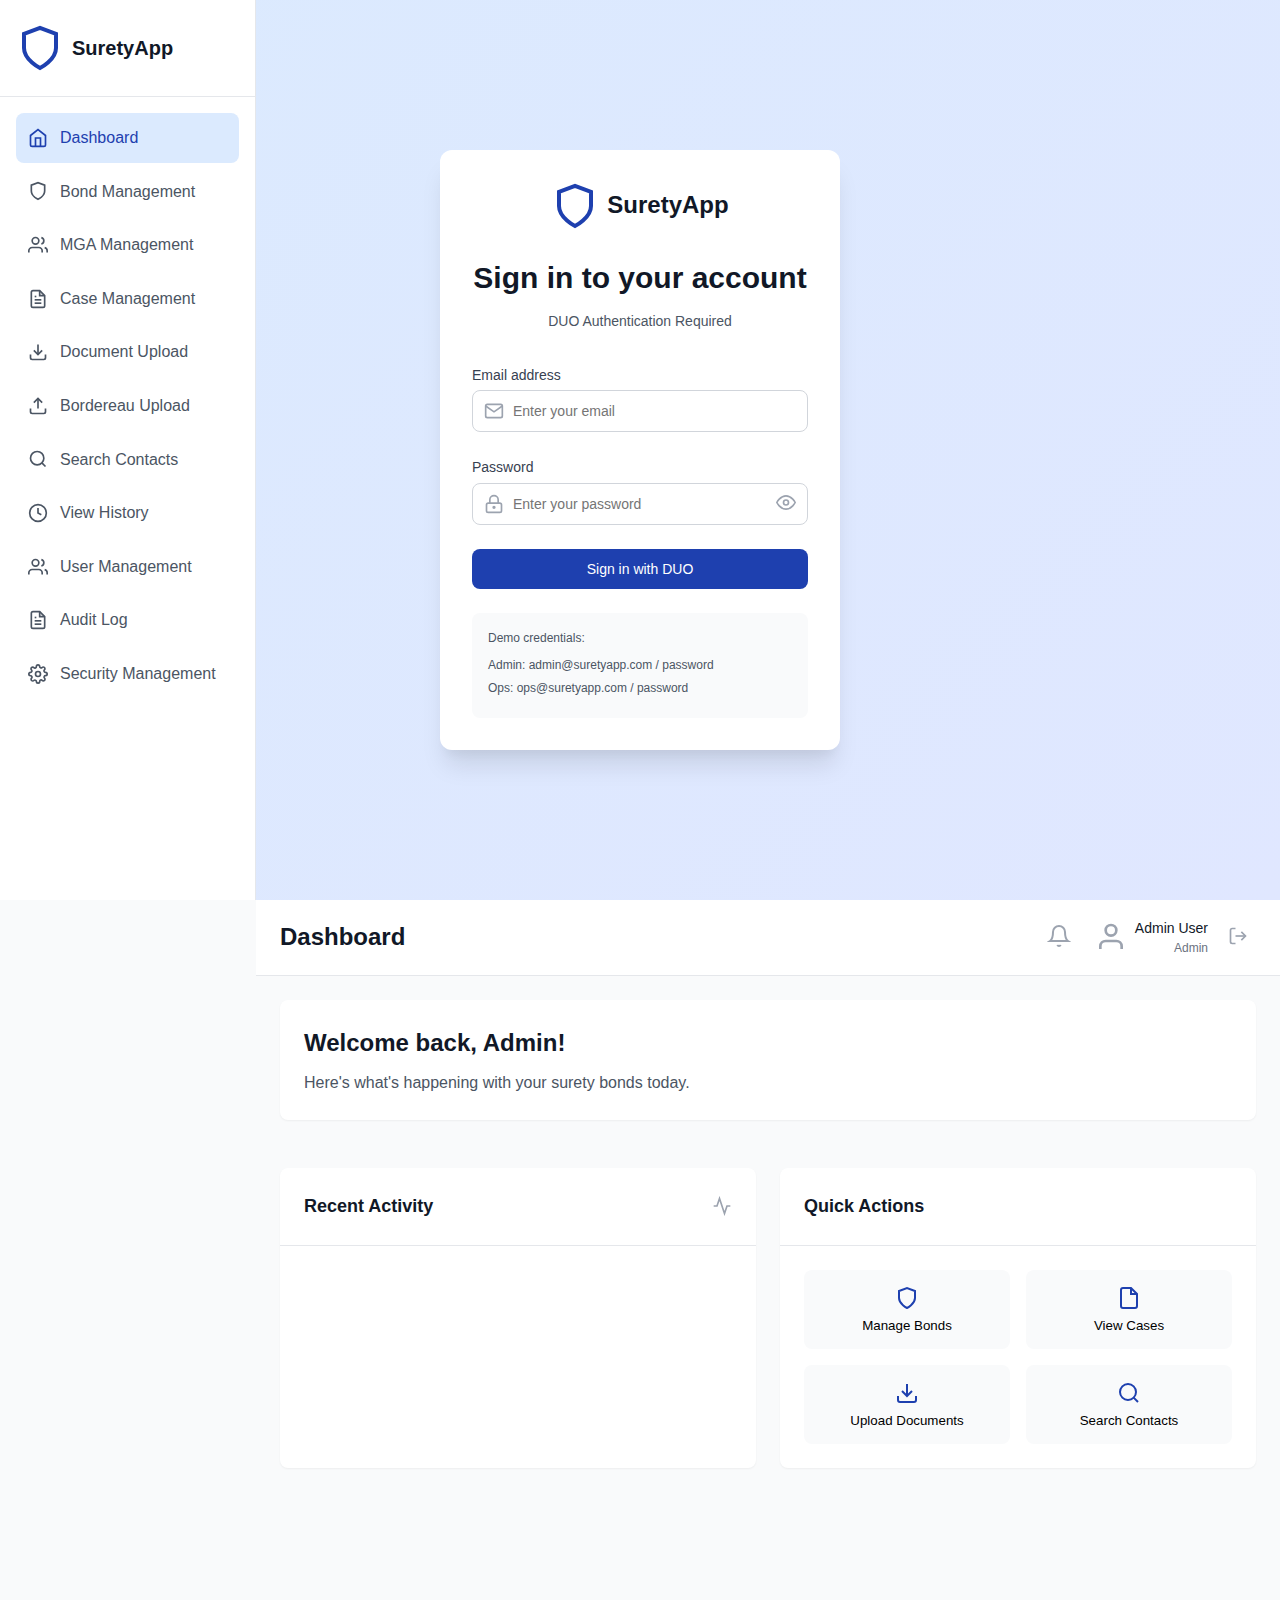
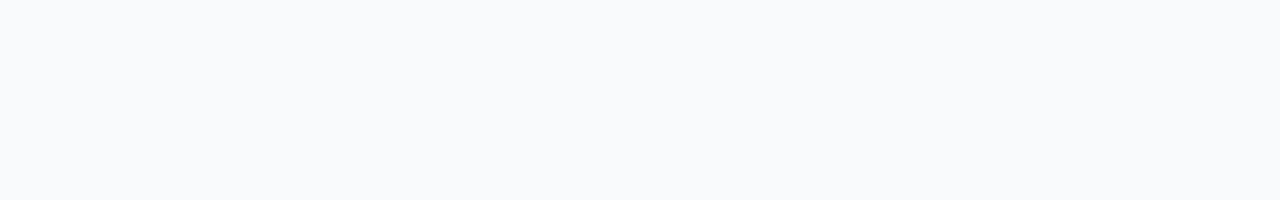
<file: index.html>
<!DOCTYPE html>
<html lang="en">
<head>
    <meta charset="UTF-8">
    <meta name="viewport" content="width=device-width, initial-scale=1.0">
    <title>SuretyApp - Comprehensive Bond Management</title>
    <link rel="stylesheet" href="styles/main.css">
    <link rel="stylesheet" href="styles/components.css">
    <link rel="stylesheet" href="styles/responsive.css">
</head>
<body>
    <!-- Login Page -->
    <div id="loginPage" class="page active">
        <div class="login-container">
            <div class="login-card">
                <div class="login-header">
                    <div class="logo">
                        <svg class="shield-icon" viewBox="0 0 24 24" fill="none" stroke="currentColor" stroke-width="2">
                            <path d="M12 22s8-4 8-10V5l-8-3-8 3v7c0 6 8 10 8 10z"/>
                        </svg>
                        <h1>SuretyApp</h1>
                    </div>
                    <h2>Sign in to your account</h2>
                    <p>DUO Authentication Required</p>
                </div>
                
                <form id="loginForm" class="login-form">
                    <div class="form-group">
                        <label for="email">Email address</label>
                        <div class="input-group">
                            <svg class="input-icon" viewBox="0 0 24 24" fill="none" stroke="currentColor" stroke-width="2">
                                <path d="M4 4h16c1.1 0 2 .9 2 2v12c0 1.1-.9 2-2 2H4c-1.1 0-2-.9-2-2V6c0-1.1.9-2 2-2z"/>
                                <polyline points="22,6 12,13 2,6"/>
                            </svg>
                            <input type="email" id="email" name="email" placeholder="Enter your email" required>
                        </div>
                    </div>
                    
                    <div class="form-group">
                        <label for="password">Password</label>
                        <div class="input-group">
                            <svg class="input-icon" viewBox="0 0 24 24" fill="none" stroke="currentColor" stroke-width="2">
                                <rect x="3" y="11" width="18" height="11" rx="2" ry="2"/>
                                <circle cx="12" cy="16" r="1"/>
                                <path d="M7 11V7a5 5 0 0 1 10 0v4"/>
                            </svg>
                            <input type="password" id="password" name="password" placeholder="Enter your password" required>
                            <button type="button" class="password-toggle" onclick="togglePassword()">
                                <svg id="eyeIcon" viewBox="0 0 24 24" fill="none" stroke="currentColor" stroke-width="2">
                                    <path d="M1 12s4-8 11-8 11 8 11 8-4 8-11 8-11-8-11-8z"/>
                                    <circle cx="12" cy="12" r="3"/>
                                </svg>
                            </button>
                        </div>
                    </div>
                    
                    <div id="loginError" class="error-message" style="display: none;"></div>
                    
                    <button type="submit" class="btn btn-primary btn-full">
                        <span id="loginButtonText">Sign in with DUO</span>
                        <div id="loginSpinner" class="spinner" style="display: none;"></div>
                    </button>
                </form>
                
                <div class="demo-credentials">
                    <p>Demo credentials:</p>
                    <p>Admin: admin@suretyapp.com / password</p>
                    <p>Ops: ops@suretyapp.com / password</p>
                </div>
            </div>
        </div>
    </div>

    <!-- Main Application -->
    <div id="mainApp" class="page">
        <!-- Sidebar -->
        <nav id="sidebar" class="sidebar">
            <div class="sidebar-header">
                <div class="logo">
                    <svg class="shield-icon" viewBox="0 0 24 24" fill="none" stroke="currentColor" stroke-width="2">
                        <path d="M12 22s8-4 8-10V5l-8-3-8 3v7c0 6 8 10 8 10z"/>
                    </svg>
                    <span>SuretyApp</span>
                </div>
            </div>
            
            <ul class="nav-menu" id="navMenu">
                <li><a href="#" onclick="showPage('dashboard')" class="nav-link active" data-page="dashboard">
                    <svg viewBox="0 0 24 24" fill="none" stroke="currentColor" stroke-width="2">
                        <path d="M3 9l9-7 9 7v11a2 2 0 0 1-2 2H5a2 2 0 0 1-2-2z"/>
                        <polyline points="9,22 9,12 15,12 15,22"/>
                    </svg>
                    Dashboard
                </a></li>
                <li><a href="#" onclick="showPage('bonds')" class="nav-link" data-page="bonds">
                    <svg viewBox="0 0 24 24" fill="none" stroke="currentColor" stroke-width="2">
                        <path d="M12 22s8-4 8-10V5l-8-3-8 3v7c0 6 8 10 8 10z"/>
                    </svg>
                    Bond Management
                </a></li>
                <li><a href="#" onclick="showPage('mgas')" class="nav-link" data-page="mgas">
                    <svg viewBox="0 0 24 24" fill="none" stroke="currentColor" stroke-width="2">
                        <path d="M17 21v-2a4 4 0 0 0-4-4H5a4 4 0 0 0-4 4v2"/>
                        <circle cx="9" cy="7" r="4"/>
                        <path d="M23 21v-2a4 4 0 0 0-3-3.87"/>
                        <path d="M16 3.13a4 4 0 0 1 0 7.75"/>
                    </svg>
                    MGA Management
                </a></li>
                <li><a href="#" onclick="showPage('cases')" class="nav-link" data-page="cases">
                    <svg viewBox="0 0 24 24" fill="none" stroke="currentColor" stroke-width="2">
                        <path d="M14 2H6a2 2 0 0 0-2 2v16a2 2 0 0 0 2 2h12a2 2 0 0 0 2-2V8z"/>
                        <polyline points="14,2 14,8 20,8"/>
                        <line x1="16" y1="13" x2="8" y2="13"/>
                        <line x1="16" y1="17" x2="8" y2="17"/>
                        <polyline points="10,9 9,9 8,9"/>
                    </svg>
                    Case Management
                </a></li>
                <li><a href="#" onclick="showPage('documents')" class="nav-link" data-page="documents">
                    <svg viewBox="0 0 24 24" fill="none" stroke="currentColor" stroke-width="2">
                        <path d="M21 15v4a2 2 0 0 1-2 2H5a2 2 0 0 1-2-2v-4"/>
                        <polyline points="7,10 12,15 17,10"/>
                        <line x1="12" y1="15" x2="12" y2="3"/>
                    </svg>
                    Document Upload
                </a></li>
                <li><a href="#" onclick="showPage('bordereau')" class="nav-link" data-page="bordereau">
                    <svg viewBox="0 0 24 24" fill="none" stroke="currentColor" stroke-width="2">
                        <path d="M21 15v4a2 2 0 0 1-2 2H5a2 2 0 0 1-2-2v-4"/>
                        <polyline points="17,8 12,3 7,8"/>
                        <line x1="12" y1="3" x2="12" y2="15"/>
                    </svg>
                    Bordereau Upload
                </a></li>
                <li><a href="#" onclick="showPage('contacts')" class="nav-link" data-page="contacts">
                    <svg viewBox="0 0 24 24" fill="none" stroke="currentColor" stroke-width="2">
                        <circle cx="11" cy="11" r="8"/>
                        <path d="M21 21l-4.35-4.35"/>
                    </svg>
                    Search Contacts
                </a></li>
                <li><a href="#" onclick="showPage('history')" class="nav-link" data-page="history">
                    <svg viewBox="0 0 24 24" fill="none" stroke="currentColor" stroke-width="2">
                        <circle cx="12" cy="12" r="10"/>
                        <polyline points="12,6 12,12 16,14"/>
                    </svg>
                    View History
                </a></li>
                <li><a href="#" onclick="showPage('users')" class="nav-link" data-page="users">
                    <svg viewBox="0 0 24 24" fill="none" stroke="currentColor" stroke-width="2">
                        <path d="M17 21v-2a4 4 0 0 0-4-4H5a4 4 0 0 0-4 4v2"/>
                        <circle cx="9" cy="7" r="4"/>
                        <path d="M23 21v-2a4 4 0 0 0-3-3.87"/>
                        <path d="M16 3.13a4 4 0 0 1 0 7.75"/>
                    </svg>
                    User Management
                </a></li>
                <li><a href="#" onclick="showPage('audit')" class="nav-link" data-page="audit">
                    <svg viewBox="0 0 24 24" fill="none" stroke="currentColor" stroke-width="2">
                        <path d="M14 2H6a2 2 0 0 0-2 2v16a2 2 0 0 0 2 2h12a2 2 0 0 0 2-2V8z"/>
                        <polyline points="14,2 14,8 20,8"/>
                        <line x1="16" y1="13" x2="8" y2="13"/>
                        <line x1="16" y1="17" x2="8" y2="17"/>
                        <polyline points="10,9 9,9 8,9"/>
                    </svg>
                    Audit Log
                </a></li>
                <li><a href="#" onclick="showPage('security')" class="nav-link" data-page="security">
                    <svg viewBox="0 0 24 24" fill="none" stroke="currentColor" stroke-width="2">
                        <circle cx="12" cy="12" r="3"/>
                        <path d="M19.4 15a1.65 1.65 0 0 0 .33 1.82l.06.06a2 2 0 0 1 0 2.83 2 2 0 0 1-2.83 0l-.06-.06a1.65 1.65 0 0 0-1.82-.33 1.65 1.65 0 0 0-1 1.51V21a2 2 0 0 1-2 2 2 2 0 0 1-2-2v-.09A1.65 1.65 0 0 0 9 19.4a1.65 1.65 0 0 0-1.82.33l-.06.06a2 2 0 0 1-2.83 0 2 2 0 0 1 0-2.83l.06-.06a1.65 1.65 0 0 0 .33-1.82 1.65 1.65 0 0 0-1.51-1H3a2 2 0 0 1-2-2 2 2 0 0 1 2-2h.09A1.65 1.65 0 0 0 4.6 9a1.65 1.65 0 0 0-.33-1.82l-.06-.06a2 2 0 0 1 0-2.83 2 2 0 0 1 2.83 0l.06.06a1.65 1.65 0 0 0 1.82.33H9a1.65 1.65 0 0 0 1-1.51V3a2 2 0 0 1 2-2 2 2 0 0 1 2 2v.09a1.65 1.65 0 0 0 1 1.51 1.65 1.65 0 0 0 1.82-.33l.06-.06a2 2 0 0 1 2.83 0 2 2 0 0 1 0 2.83l-.06.06a1.65 1.65 0 0 0-.33 1.82V9a1.65 1.65 0 0 0 1.51 1H21a2 2 0 0 1 2 2 2 2 0 0 1-2 2h-.09a1.65 1.65 0 0 0-1.51 1z"/>
                    </svg>
                    Security Management
                </a></li>
            </ul>
        </nav>

        <!-- Main Content -->
        <div class="main-content">
            <!-- Header -->
            <header class="header">
                <div class="header-left">
                    <button class="mobile-menu-btn" onclick="toggleSidebar()">
                        <svg viewBox="0 0 24 24" fill="none" stroke="currentColor" stroke-width="2">
                            <line x1="3" y1="6" x2="21" y2="6"/>
                            <line x1="3" y1="12" x2="21" y2="12"/>
                            <line x1="3" y1="18" x2="21" y2="18"/>
                        </svg>
                    </button>
                    <h1 id="pageTitle">Dashboard</h1>
                </div>
                
                <div class="header-right">
                    <button class="notification-btn">
                        <svg viewBox="0 0 24 24" fill="none" stroke="currentColor" stroke-width="2">
                            <path d="M18 8A6 6 0 0 0 6 8c0 7-3 9-3 9h18s-3-2-3-9"/>
                            <path d="M13.73 21a2 2 0 0 1-3.46 0"/>
                        </svg>
                    </button>
                    
                    <div class="user-menu">
                        <div class="user-info">
                            <svg class="user-avatar" viewBox="0 0 24 24" fill="none" stroke="currentColor" stroke-width="2">
                                <path d="M20 21v-2a4 4 0 0 0-4-4H8a4 4 0 0 0-4 4v2"/>
                                <circle cx="12" cy="7" r="4"/>
                            </svg>
                            <div class="user-details">
                                <span id="userName">Admin User</span>
                                <span id="userRole">admin</span>
                            </div>
                        </div>
                        <button class="logout-btn" onclick="logout()">
                            <svg viewBox="0 0 24 24" fill="none" stroke="currentColor" stroke-width="2">
                                <path d="M9 21H5a2 2 0 0 1-2-2V5a2 2 0 0 1 2-2h4"/>
                                <polyline points="16,17 21,12 16,7"/>
                                <line x1="21" y1="12" x2="9" y2="12"/>
                            </svg>
                        </button>
                    </div>
                </div>
            </header>

            <!-- Page Content -->
            <main class="content" id="pageContent">
                <!-- Dashboard Content -->
                <div id="dashboardContent" class="page-content active">
                    <div class="welcome-card">
                        <h2>Welcome back, <span id="welcomeUserName">Admin</span>!</h2>
                        <p>Here's what's happening with your surety bonds today.</p>
                    </div>
                    
                    <div class="stats-grid" id="statsGrid">
                        <!-- Stats cards will be populated by JavaScript -->
                    </div>
                    
                    <div class="dashboard-grid">
                        <div class="card">
                            <div class="card-header">
                                <h3>Recent Activity</h3>
                                <svg viewBox="0 0 24 24" fill="none" stroke="currentColor" stroke-width="2">
                                    <polyline points="22,12 18,12 15,21 9,3 6,12 2,12"/>
                                </svg>
                            </div>
                            <div class="card-content">
                                <div id="recentActivity" class="activity-list">
                                    <!-- Activity items will be populated by JavaScript -->
                                </div>
                            </div>
                        </div>
                        
                        <div class="card">
                            <div class="card-header">
                                <h3>Quick Actions</h3>
                            </div>
                            <div class="card-content">
                                <div class="quick-actions">
                                    <button class="quick-action-btn" onclick="showPage('bonds')">
                                        <svg viewBox="0 0 24 24" fill="none" stroke="currentColor" stroke-width="2">
                                            <path d="M12 22s8-4 8-10V5l-8-3-8 3v7c0 6 8 10 8 10z"/>
                                        </svg>
                                        Manage Bonds
                                    </button>
                                    <button class="quick-action-btn" onclick="showPage('cases')">
                                        <svg viewBox="0 0 24 24" fill="none" stroke="currentColor" stroke-width="2">
                                            <path d="M14 2H6a2 2 0 0 0-2 2v16a2 2 0 0 0 2 2h12a2 2 0 0 0 2-2V8z"/>
                                            <polyline points="14,2 14,8 20,8"/>
                                        </svg>
                                        View Cases
                                    </button>
                                    <button class="quick-action-btn" onclick="showPage('documents')">
                                        <svg viewBox="0 0 24 24" fill="none" stroke="currentColor" stroke-width="2">
                                            <path d="M21 15v4a2 2 0 0 1-2 2H5a2 2 0 0 1-2-2v-4"/>
                                            <polyline points="7,10 12,15 17,10"/>
                                            <line x1="12" y1="15" x2="12" y2="3"/>
                                        </svg>
                                        Upload Documents
                                    </button>
                                    <button class="quick-action-btn" onclick="showPage('contacts')">
                                        <svg viewBox="0 0 24 24" fill="none" stroke="currentColor" stroke-width="2">
                                            <circle cx="11" cy="11" r="8"/>
                                            <path d="M21 21l-4.35-4.35"/>
                                        </svg>
                                        Search Contacts
                                    </button>
                                </div>
                            </div>
                        </div>
                    </div>
                </div>

                <!-- Bond Management Content -->
                <div id="bondsContent" class="page-content">
                    <div class="page-header">
                        <div class="page-header-left">
                            <h2>Bond Management</h2>
                            <p>Manage and track surety bonds</p>
                        </div>
                        <button class="btn btn-primary" onclick="openBondModal()">
                            <svg viewBox="0 0 24 24" fill="none" stroke="currentColor" stroke-width="2">
                                <line x1="12" y1="5" x2="12" y2="19"/>
                                <line x1="5" y1="12" x2="19" y2="12"/>
                            </svg>
                            Add Bond
                        </button>
                    </div>
                    
                    <div class="filters-card">
                        <div class="filters">
                            <div class="search-box">
                                <svg class="search-icon" viewBox="0 0 24 24" fill="none" stroke="currentColor" stroke-width="2">
                                    <circle cx="11" cy="11" r="8"/>
                                    <path d="M21 21l-4.35-4.35"/>
                                </svg>
                                <input type="text" id="bondSearch" placeholder="Search bonds..." oninput="filterBonds()">
                            </div>
                            <select id="bondStatusFilter" onchange="filterBonds()">
                                <option value="all">All Status</option>
                                <option value="active">Active</option>
                                <option value="expired">Expired</option>
                                <option value="pending">Pending</option>
                                <option value="cancelled">Cancelled</option>
                            </select>
                        </div>
                    </div>
                    
                    <div class="table-card">
                        <div class="table-container">
                            <table class="data-table">
                                <thead>
                                    <tr>
                                        <th>Bond Number</th>
                                        <th>Principal</th>
                                        <th>Obligee</th>
                                        <th>Bond Amount</th>
                                        <th>Premium</th>
                                        <th>Status</th>
                                        <th>MGA</th>
                                        <th>Actions</th>
                                    </tr>
                                </thead>
                                <tbody id="bondsTableBody">
                                    <!-- Table rows will be populated by JavaScript -->
                                </tbody>
                            </table>
                        </div>
                    </div>
                </div>

                <!-- Other page contents will be added here -->
                <div id="mgasContent" class="page-content">
                    <div class="page-header">
                        <div class="page-header-left">
                            <h2>MGA Management</h2>
                            <p>Manage Managing General Agents</p>
                        </div>
                        <button class="btn btn-primary" onclick="openMGAModal()">
                            <svg viewBox="0 0 24 24" fill="none" stroke="currentColor" stroke-width="2">
                                <line x1="12" y1="5" x2="12" y2="19"/>
                                <line x1="5" y1="12" x2="19" y2="12"/>
                            </svg>
                            Add MGA
                        </button>
                    </div>
                    
                    <div class="table-card">
                        <div class="table-container">
                            <table class="data-table">
                                <thead>
                                    <tr>
                                        <th>Name</th>
                                        <th>Code</th>
                                        <th>Contact Person</th>
                                        <th>Email</th>
                                        <th>Phone</th>
                                        <th>Location</th>
                                        <th>Status</th>
                                        <th>Actions</th>
                                    </tr>
                                </thead>
                                <tbody id="mgasTableBody">
                                    <!-- Table rows will be populated by JavaScript -->
                                </tbody>
                            </table>
                        </div>
                    </div>
                </div>

                <!-- Placeholder content for other pages -->
                <div id="casesContent" class="page-content">
                    <div class="coming-soon">
                        <h2>Case Management</h2>
                        <p>Coming Soon</p>
                    </div>
                </div>

                <div id="documentsContent" class="page-content">
                    <div class="coming-soon">
                        <h2>Document Upload</h2>
                        <p>Coming Soon</p>
                    </div>
                </div>

                <div id="bordereauContent" class="page-content">
                    <div class="coming-soon">
                        <h2>Bordereau Upload</h2>
                        <p>Coming Soon</p>
                    </div>
                </div>

                <div id="contactsContent" class="page-content">
                    <div class="coming-soon">
                        <h2>Contact Search</h2>
                        <p>Coming Soon</p>
                    </div>
                </div>

                <div id="historyContent" class="page-content">
                    <div class="coming-soon">
                        <h2>View History</h2>
                        <p>Coming Soon</p>
                    </div>
                </div>

                <div id="usersContent" class="page-content">
                    <div class="coming-soon">
                        <h2>User Management</h2>
                        <p>Coming Soon</p>
                    </div>
                </div>

                <div id="auditContent" class="page-content">
                    <div class="coming-soon">
                        <h2>Audit Log</h2>
                        <p>Coming Soon</p>
                    </div>
                </div>

                <div id="securityContent" class="page-content">
                    <div class="coming-soon">
                        <h2>Security Management</h2>
                        <p>Coming Soon</p>
                    </div>
                </div>
            </main>
        </div>
    </div>

    <!-- Bond Modal -->
    <div id="bondModal" class="modal">
        <div class="modal-content">
            <div class="modal-header">
                <h3 id="bondModalTitle">Add New Bond</h3>
                <button class="modal-close" onclick="closeBondModal()">
                    <svg viewBox="0 0 24 24" fill="none" stroke="currentColor" stroke-width="2">
                        <line x1="18" y1="6" x2="6" y2="18"/>
                        <line x1="6" y1="6" x2="18" y2="18"/>
                    </svg>
                </button>
            </div>
            <form id="bondForm" class="modal-form">
                <div class="form-grid">
                    <div class="form-group">
                        <label for="bondNumber">Bond Number</label>
                        <input type="text" id="bondNumber" name="bondNumber" required>
                    </div>
                    <div class="form-group">
                        <label for="mgaSelect">MGA</label>
                        <select id="mgaSelect" name="mgaId" required>
                            <option value="">Select MGA</option>
                        </select>
                    </div>
                </div>
                
                <div class="form-group">
                    <label for="principal">Principal</label>
                    <input type="text" id="principal" name="principal" required>
                </div>
                
                <div class="form-group">
                    <label for="obligee">Obligee</label>
                    <input type="text" id="obligee" name="obligee" required>
                </div>
                
                <div class="form-grid">
                    <div class="form-group">
                        <label for="bondAmount">Bond Amount</label>
                        <input type="number" id="bondAmount" name="bondAmount" required>
                    </div>
                    <div class="form-group">
                        <label for="premium">Premium</label>
                        <input type="number" id="premium" name="premium" required>
                    </div>
                </div>
                
                <div class="form-grid">
                    <div class="form-group">
                        <label for="effectiveDate">Effective Date</label>
                        <input type="date" id="effectiveDate" name="effectiveDate" required>
                    </div>
                    <div class="form-group">
                        <label for="expirationDate">Expiration Date</label>
                        <input type="date" id="expirationDate" name="expirationDate" required>
                    </div>
                </div>
                
                <div class="form-group">
                    <label for="bondStatus">Status</label>
                    <select id="bondStatus" name="status">
                        <option value="active">Active</option>
                        <option value="expired">Expired</option>
                        <option value="pending">Pending</option>
                        <option value="cancelled">Cancelled</option>
                    </select>
                </div>
                
                <div class="modal-actions">
                    <button type="button" class="btn btn-secondary" onclick="closeBondModal()">Cancel</button>
                    <button type="submit" class="btn btn-primary">
                        <span id="bondSubmitText">Create Bond</span>
                    </button>
                </div>
            </form>
        </div>
    </div>

    <!-- MGA Modal -->
    <div id="mgaModal" class="modal">
        <div class="modal-content">
            <div class="modal-header">
                <h3 id="mgaModalTitle">Add New MGA</h3>
                <button class="modal-close" onclick="closeMGAModal()">
                    <svg viewBox="0 0 24 24" fill="none" stroke="currentColor" stroke-width="2">
                        <line x1="18" y1="6" x2="6" y2="18"/>
                        <line x1="6" y1="6" x2="18" y2="18"/>
                    </svg>
                </button>
            </div>
            <form id="mgaForm" class="modal-form">
                <div class="form-grid">
                    <div class="form-group">
                        <label for="mgaName">Name</label>
                        <input type="text" id="mgaName" name="name" required>
                    </div>
                    <div class="form-group">
                        <label for="mgaCode">Code</label>
                        <input type="text" id="mgaCode" name="code" required>
                    </div>
                </div>
                
                <div class="form-grid">
                    <div class="form-group">
                        <label for="contactPerson">Contact Person</label>
                        <input type="text" id="contactPerson" name="contactPerson" required>
                    </div>
                    <div class="form-group">
                        <label for="mgaEmail">Email</label>
                        <input type="email" id="mgaEmail" name="email" required>
                    </div>
                </div>
                
                <div class="form-group">
                    <label for="mgaPhone">Phone</label>
                    <input type="tel" id="mgaPhone" name="phone" required>
                </div>
                
                <div class="form-group">
                    <label for="mgaAddress">Address</label>
                    <input type="text" id="mgaAddress" name="address" required>
                </div>
                
                <div class="form-grid">
                    <div class="form-group">
                        <label for="mgaCity">City</label>
                        <input type="text" id="mgaCity" name="city" required>
                    </div>
                    <div class="form-group">
                        <label for="mgaState">State</label>
                        <input type="text" id="mgaState" name="state" required>
                    </div>
                    <div class="form-group">
                        <label for="mgaZipCode">Zip Code</label>
                        <input type="text" id="mgaZipCode" name="zipCode" required>
                    </div>
                </div>
                
                <div class="modal-actions">
                    <button type="button" class="btn btn-secondary" onclick="closeMGAModal()">Cancel</button>
                    <button type="submit" class="btn btn-primary">
                        <span id="mgaSubmitText">Create MGA</span>
                    </button>
                </div>
            </form>
        </div>
    </div>

    <script src="js/database.js"></script>
    <script src="js/auth.js"></script>
    <script src="js/app.js"></script>
    <script src="js/bonds.js"></script>
    <script src="js/mgas.js"></script>
</body>
</html>
</file>
<file: styles/components.css>
/* Filters Card */
.filters-card {
    background-color: var(--white);
    border-radius: var(--border-radius);
    box-shadow: var(--shadow-sm);
    padding: 1.5rem;
    margin-bottom: 1.5rem;
}

.filters {
    display: flex;
    gap: 1rem;
    align-items: center;
}

.search-box {
    position: relative;
    flex: 1;
}

.search-icon {
    position: absolute;
    left: 0.75rem;
    top: 50%;
    transform: translateY(-50%);
    width: 1rem;
    height: 1rem;
    color: var(--gray-400);
}

.search-box input {
    width: 100%;
    padding: 0.75rem 0.75rem 0.75rem 2.5rem;
    border: 1px solid var(--gray-300);
    border-radius: var(--border-radius);
    font-size: 0.875rem;
    transition: var(--transition);
}

.search-box input:focus {
    outline: none;
    border-color: var(--primary-color);
    box-shadow: 0 0 0 3px rgba(30, 64, 175, 0.1);
}

.filters select {
    padding: 0.75rem;
    border: 1px solid var(--gray-300);
    border-radius: var(--border-radius);
    font-size: 0.875rem;
    background-color: var(--white);
    cursor: pointer;
    transition: var(--transition);
}

.filters select:focus {
    outline: none;
    border-color: var(--primary-color);
    box-shadow: 0 0 0 3px rgba(30, 64, 175, 0.1);
}

/* Table Card */
.table-card {
    background-color: var(--white);
    border-radius: var(--border-radius);
    box-shadow: var(--shadow-sm);
    overflow: hidden;
}

.table-container {
    overflow-x: auto;
}

.data-table {
    width: 100%;
    border-collapse: collapse;
}

.data-table th {
    background-color: var(--gray-50);
    padding: 0.75rem 1.5rem;
    text-align: left;
    font-size: 0.75rem;
    font-weight: 500;
    color: var(--gray-500);
    text-transform: uppercase;
    letter-spacing: 0.05em;
    border-bottom: 1px solid var(--gray-200);
}

.data-table td {
    padding: 1rem 1.5rem;
    border-bottom: 1px solid var(--gray-200);
    font-size: 0.875rem;
    color: var(--gray-900);
}

.data-table tr:hover {
    background-color: var(--gray-50);
}

.data-table tr:last-child td {
    border-bottom: none;
}

/* Status Badges */
.status-badge {
    display: inline-flex;
    align-items: center;
    padding: 0.25rem 0.5rem;
    border-radius: 9999px;
    font-size: 0.75rem;
    font-weight: 600;
    text-transform: capitalize;
}

.status-badge.active {
    background-color: #d1fae5;
    color: #065f46;
}

.status-badge.expired {
    background-color: #fee2e2;
    color: #991b1b;
}

.status-badge.pending {
    background-color: #fef3c7;
    color: #92400e;
}

.status-badge.cancelled {
    background-color: var(--gray-100);
    color: var(--gray-800);
}

/* Action Buttons */
.action-buttons {
    display: flex;
    gap: 0.5rem;
}

.action-btn {
    padding: 0.5rem;
    background: none;
    border: none;
    border-radius: var(--border-radius);
    cursor: pointer;
    transition: var(--transition);
    display: flex;
    align-items: center;
    justify-content: center;
}

.action-btn:hover {
    background-color: var(--gray-100);
}

.action-btn.edit {
    color: var(--primary-color);
}

.action-btn.delete {
    color: var(--error-color);
}

.action-btn svg {
    width: 1rem;
    height: 1rem;
}

/* Modal Styles */
.modal {
    display: none;
    position: fixed;
    top: 0;
    left: 0;
    width: 100%;
    height: 100%;
    background-color: rgba(0, 0, 0, 0.5);
    z-index: 50;
    align-items: center;
    justify-content: center;
    padding: 1rem;
}

.modal.active {
    display: flex;
}

.modal-content {
    background-color: var(--white);
    border-radius: var(--border-radius-lg);
    box-shadow: var(--shadow-xl);
    width: 100%;
    max-width: 600px;
    max-height: 90vh;
    overflow-y: auto;
}

.modal-header {
    padding: 1.5rem;
    border-bottom: 1px solid var(--gray-200);
    display: flex;
    align-items: center;
    justify-content: space-between;
}

.modal-header h3 {
    font-size: 1.125rem;
    font-weight: 600;
    color: var(--gray-900);
}

.modal-close {
    background: none;
    border: none;
    cursor: pointer;
    padding: 0.5rem;
    color: var(--gray-400);
    transition: var(--transition);
}

.modal-close:hover {
    color: var(--gray-600);
}

.modal-close svg {
    width: 1.25rem;
    height: 1.25rem;
}

.modal-form {
    padding: 1.5rem;
    display: flex;
    flex-direction: column;
    gap: 1rem;
}

.form-grid {
    display: grid;
    grid-template-columns: 1fr 1fr;
    gap: 1rem;
}

.form-grid.three-col {
    grid-template-columns: 1fr 1fr 1fr;
}

.modal-form .form-group {
    display: flex;
    flex-direction: column;
}

.modal-form .form-group label {
    font-size: 0.875rem;
    font-weight: 500;
    color: var(--gray-700);
    margin-bottom: 0.25rem;
}

.modal-form .form-group input,
.modal-form .form-group select,
.modal-form .form-group textarea {
    padding: 0.75rem;
    border: 1px solid var(--gray-300);
    border-radius: var(--border-radius);
    font-size: 0.875rem;
    transition: var(--transition);
}

.modal-form .form-group input:focus,
.modal-form .form-group select:focus,
.modal-form .form-group textarea:focus {
    outline: none;
    border-color: var(--primary-color);
    box-shadow: 0 0 0 3px rgba(30, 64, 175, 0.1);
}

.modal-form .form-group textarea {
    resize: vertical;
    min-height: 100px;
}

.modal-actions {
    display: flex;
    gap: 0.75rem;
    justify-content: flex-end;
    padding-top: 1rem;
    border-top: 1px solid var(--gray-200);
}

/* Loading States */
.loading {
    display: flex;
    align-items: center;
    justify-content: center;
    min-height: 200px;
}

.loading-spinner {
    width: 3rem;
    height: 3rem;
    border: 3px solid var(--gray-200);
    border-top: 3px solid var(--primary-color);
    border-radius: 50%;
    animation: spin 1s linear infinite;
}

/* Empty States */
.empty-state {
    display: flex;
    flex-direction: column;
    align-items: center;
    justify-content: center;
    min-height: 200px;
    text-align: center;
    color: var(--gray-500);
}

.empty-state svg {
    width: 3rem;
    height: 3rem;
    margin-bottom: 1rem;
    color: var(--gray-300);
}

.empty-state h3 {
    font-size: 1.125rem;
    font-weight: 500;
    margin-bottom: 0.5rem;
}

.empty-state p {
    font-size: 0.875rem;
}

/* Notifications */
.notification {
    position: fixed;
    top: 1rem;
    right: 1rem;
    background-color: var(--white);
    border-radius: var(--border-radius);
    box-shadow: var(--shadow-lg);
    padding: 1rem;
    max-width: 400px;
    z-index: 60;
    transform: translateX(100%);
    transition: transform 0.3s ease-in-out;
}

.notification.show {
    transform: translateX(0);
}

.notification.success {
    border-left: 4px solid var(--success-color);
}

.notification.error {
    border-left: 4px solid var(--error-color);
}

.notification.warning {
    border-left: 4px solid var(--warning-color);
}

.notification-content {
    display: flex;
    align-items: flex-start;
    gap: 0.75rem;
}

.notification-icon {
    flex-shrink: 0;
    width: 1.25rem;
    height: 1.25rem;
}

.notification-icon.success {
    color: var(--success-color);
}

.notification-icon.error {
    color: var(--error-color);
}

.notification-icon.warning {
    color: var(--warning-color);
}

.notification-text {
    flex: 1;
}

.notification-text h4 {
    font-size: 0.875rem;
    font-weight: 500;
    color: var(--gray-900);
    margin-bottom: 0.25rem;
}

.notification-text p {
    font-size: 0.75rem;
    color: var(--gray-600);
}

.notification-close {
    background: none;
    border: none;
    cursor: pointer;
    padding: 0;
    color: var(--gray-400);
    flex-shrink: 0;
}

.notification-close:hover {
    color: var(--gray-600);
}

.notification-close svg {
    width: 1rem;
    height: 1rem;
}
</file>
<file: styles/responsive.css>
/* Mobile Styles */
@media (max-width: 1024px) {
    .sidebar {
        transform: translateX(-100%);
    }
    
    .sidebar.open {
        transform: translateX(0);
    }
    
    .main-content {
        margin-left: 0;
    }
    
    .mobile-menu-btn {
        display: block;
    }
    
    .dashboard-grid {
        grid-template-columns: 1fr;
    }
    
    .quick-actions {
        grid-template-columns: 1fr;
    }
    
    .stats-grid {
        grid-template-columns: 1fr 1fr;
    }
    
    .form-grid {
        grid-template-columns: 1fr;
    }
    
    .form-grid.three-col {
        grid-template-columns: 1fr;
    }
    
    .filters {
        flex-direction: column;
        align-items: stretch;
    }
    
    .page-header {
        flex-direction: column;
        align-items: flex-start;
        gap: 1rem;
    }
    
    .modal-content {
        margin: 1rem;
        max-width: calc(100% - 2rem);
    }
    
    .user-details {
        display: none;
    }
}

@media (max-width: 640px) {
    .content {
        padding: 1rem;
    }
    
    .stats-grid {
        grid-template-columns: 1fr;
    }
    
    .data-table {
        font-size: 0.75rem;
    }
    
    .data-table th,
    .data-table td {
        padding: 0.5rem;
    }
    
    .login-card {
        padding: 1.5rem;
    }
    
    .modal-form {
        padding: 1rem;
    }
    
    .modal-header {
        padding: 1rem;
    }
    
    .card-header,
    .card-content {
        padding: 1rem;
    }
    
    .welcome-card {
        padding: 1rem;
    }
    
    .filters-card {
        padding: 1rem;
    }
}

/* Tablet Styles */
@media (min-width: 641px) and (max-width: 1024px) {
    .sidebar {
        width: 14rem;
    }
    
    .main-content {
        margin-left: 0;
    }
    
    .stats-grid {
        grid-template-columns: repeat(2, 1fr);
    }
    
    .form-grid.three-col {
        grid-template-columns: 1fr 1fr;
    }
}

/* Large Screen Styles */
@media (min-width: 1440px) {
    .content {
        padding: 2rem;
    }
    
    .stats-grid {
        grid-template-columns: repeat(4, 1fr);
    }
    
    .dashboard-grid {
        grid-template-columns: 2fr 1fr;
    }
}

/* Print Styles */
@media print {
    .sidebar,
    .header,
    .mobile-menu-btn,
    .modal,
    .notification {
        display: none !important;
    }
    
    .main-content {
        margin-left: 0;
    }
    
    .page-content {
        display: block !important;
    }
    
    .card,
    .table-card {
        box-shadow: none;
        border: 1px solid var(--gray-300);
    }
    
    .btn {
        display: none;
    }
    
    .action-buttons {
        display: none;
    }
}

/* High Contrast Mode */
@media (prefers-contrast: high) {
    :root {
        --gray-50: #ffffff;
        --gray-100: #f0f0f0;
        --gray-200: #e0e0e0;
        --gray-300: #c0c0c0;
        --gray-400: #a0a0a0;
        --gray-500: #808080;
        --gray-600: #606060;
        --gray-700: #404040;
        --gray-800: #202020;
        --gray-900: #000000;
    }
    
    .nav-link:hover,
    .nav-link.active {
        background-color: var(--gray-900);
        color: var(--white);
    }
    
    .btn-primary {
        background-color: var(--gray-900);
        border: 2px solid var(--gray-900);
    }
    
    .btn-secondary {
        background-color: var(--white);
        border: 2px solid var(--gray-900);
        color: var(--gray-900);
    }
}

/* Reduced Motion */
@media (prefers-reduced-motion: reduce) {
    * {
        animation-duration: 0.01ms !important;
        animation-iteration-count: 1 !important;
        transition-duration: 0.01ms !important;
    }
    
    .spinner {
        animation: none;
    }
    
    .loading-spinner {
        animation: none;
    }
}

/* Dark Mode Support */
@media (prefers-color-scheme: dark) {
    :root {
        --gray-50: #1f2937;
        --gray-100: #374151;
        --gray-200: #4b5563;
        --gray-300: #6b7280;
        --gray-400: #9ca3af;
        --gray-500: #d1d5db;
        --gray-600: #e5e7eb;
        --gray-700: #f3f4f6;
        --gray-800: #f9fafb;
        --gray-900: #ffffff;
        --white: #111827;
    }
    
    body {
        background-color: var(--gray-50);
        color: var(--gray-900);
    }
    
    .login-container {
        background: linear-gradient(135deg, #1f2937 0%, #374151 100%);
    }
}
</file>
<file: styles/main.css>
/* Reset and Base Styles */
* {
    margin: 0;
    padding: 0;
    box-sizing: border-box;
}

body {
    font-family: -apple-system, BlinkMacSystemFont, 'Segoe UI', Roboto, Oxygen, Ubuntu, Cantarell, sans-serif;
    line-height: 1.6;
    color: #1f2937;
    background-color: #f9fafb;
}

/* CSS Variables */
:root {
    --primary-color: #1e40af;
    --primary-hover: #1d4ed8;
    --secondary-color: #4f46e5;
    --success-color: #059669;
    --warning-color: #d97706;
    --error-color: #dc2626;
    --gray-50: #f9fafb;
    --gray-100: #f3f4f6;
    --gray-200: #e5e7eb;
    --gray-300: #d1d5db;
    --gray-400: #9ca3af;
    --gray-500: #6b7280;
    --gray-600: #4b5563;
    --gray-700: #374151;
    --gray-800: #1f2937;
    --gray-900: #111827;
    --white: #ffffff;
    --shadow-sm: 0 1px 2px 0 rgba(0, 0, 0, 0.05);
    --shadow: 0 1px 3px 0 rgba(0, 0, 0, 0.1), 0 1px 2px 0 rgba(0, 0, 0, 0.06);
    --shadow-md: 0 4px 6px -1px rgba(0, 0, 0, 0.1), 0 2px 4px -1px rgba(0, 0, 0, 0.06);
    --shadow-lg: 0 10px 15px -3px rgba(0, 0, 0, 0.1), 0 4px 6px -2px rgba(0, 0, 0, 0.05);
    --shadow-xl: 0 20px 25px -5px rgba(0, 0, 0, 0.1), 0 10px 10px -5px rgba(0, 0, 0, 0.04);
    --border-radius: 8px;
    --border-radius-lg: 12px;
    --transition: all 0.2s ease-in-out;
}

/* Page Management */
.page {
    display: none;
}

.page.active {
    display: block;
}

.page-content {
    display: none;
}

.page-content.active {
    display: block;
}

/* Login Styles */
.login-container {
    min-height: 100vh;
    display: flex;
    align-items: center;
    justify-content: center;
    background: linear-gradient(135deg, #dbeafe 0%, #e0e7ff 100%);
    padding: 1rem;
}

.login-card {
    background: var(--white);
    border-radius: var(--border-radius-lg);
    box-shadow: var(--shadow-xl);
    padding: 2rem;
    width: 100%;
    max-width: 400px;
}

.login-header {
    text-align: center;
    margin-bottom: 2rem;
}

.logo {
    display: flex;
    align-items: center;
    justify-content: center;
    margin-bottom: 1.5rem;
}

.shield-icon {
    width: 3rem;
    height: 3rem;
    color: var(--primary-color);
    margin-right: 0.5rem;
}

.logo h1 {
    font-size: 1.5rem;
    font-weight: 700;
    color: var(--gray-900);
}

.login-header h2 {
    font-size: 1.875rem;
    font-weight: 800;
    color: var(--gray-900);
    margin-bottom: 0.5rem;
}

.login-header p {
    color: var(--gray-600);
    font-size: 0.875rem;
}

.login-form {
    display: flex;
    flex-direction: column;
    gap: 1.5rem;
}

.form-group {
    display: flex;
    flex-direction: column;
}

.form-group label {
    font-size: 0.875rem;
    font-weight: 500;
    color: var(--gray-700);
    margin-bottom: 0.25rem;
}

.input-group {
    position: relative;
}

.input-group input {
    width: 100%;
    padding: 0.75rem 0.75rem 0.75rem 2.5rem;
    border: 1px solid var(--gray-300);
    border-radius: var(--border-radius);
    font-size: 0.875rem;
    transition: var(--transition);
}

.input-group input:focus {
    outline: none;
    border-color: var(--primary-color);
    box-shadow: 0 0 0 3px rgba(30, 64, 175, 0.1);
}

.input-icon {
    position: absolute;
    left: 0.75rem;
    top: 50%;
    transform: translateY(-50%);
    width: 1.25rem;
    height: 1.25rem;
    color: var(--gray-400);
}

.password-toggle {
    position: absolute;
    right: 0.75rem;
    top: 50%;
    transform: translateY(-50%);
    background: none;
    border: none;
    cursor: pointer;
    padding: 0;
}

.password-toggle svg {
    width: 1.25rem;
    height: 1.25rem;
    color: var(--gray-400);
}

.error-message {
    background-color: #fef2f2;
    border: 1px solid #fecaca;
    color: var(--error-color);
    padding: 0.75rem;
    border-radius: var(--border-radius);
    font-size: 0.875rem;
}

.demo-credentials {
    margin-top: 1.5rem;
    background-color: var(--gray-50);
    border-radius: var(--border-radius);
    padding: 1rem;
}

.demo-credentials p {
    font-size: 0.75rem;
    color: var(--gray-600);
    margin-bottom: 0.25rem;
}

.demo-credentials p:first-child {
    font-weight: 500;
    margin-bottom: 0.5rem;
}

/* Button Styles */
.btn {
    display: inline-flex;
    align-items: center;
    justify-content: center;
    padding: 0.75rem 1rem;
    border: none;
    border-radius: var(--border-radius);
    font-size: 0.875rem;
    font-weight: 500;
    cursor: pointer;
    transition: var(--transition);
    text-decoration: none;
    gap: 0.5rem;
}

.btn:disabled {
    opacity: 0.5;
    cursor: not-allowed;
}

.btn-primary {
    background-color: var(--primary-color);
    color: var(--white);
}

.btn-primary:hover:not(:disabled) {
    background-color: var(--primary-hover);
}

.btn-secondary {
    background-color: var(--gray-100);
    color: var(--gray-700);
}

.btn-secondary:hover:not(:disabled) {
    background-color: var(--gray-200);
}

.btn-full {
    width: 100%;
}

.btn svg {
    width: 1rem;
    height: 1rem;
}

/* Spinner */
.spinner {
    width: 1rem;
    height: 1rem;
    border: 2px solid transparent;
    border-top: 2px solid currentColor;
    border-radius: 50%;
    animation: spin 1s linear infinite;
}

@keyframes spin {
    to {
        transform: rotate(360deg);
    }
}

/* Main App Layout */
#mainApp {
    display: flex;
    min-height: 100vh;
}

/* Sidebar */
.sidebar {
    width: 16rem;
    background-color: var(--white);
    border-right: 1px solid var(--gray-200);
    display: flex;
    flex-direction: column;
    position: fixed;
    height: 100vh;
    left: 0;
    top: 0;
    z-index: 40;
    transform: translateX(0);
    transition: transform 0.3s ease-in-out;
}

.sidebar.hidden {
    transform: translateX(-100%);
}

.sidebar-header {
    padding: 1.5rem 1rem;
    border-bottom: 1px solid var(--gray-200);
}

.sidebar-header .logo {
    justify-content: flex-start;
    margin-bottom: 0;
}

.sidebar-header .logo span {
    font-size: 1.25rem;
    font-weight: 700;
    color: var(--gray-900);
}

.nav-menu {
    flex: 1;
    padding: 1rem;
    list-style: none;
    display: flex;
    flex-direction: column;
    gap: 0.25rem;
}

.nav-link {
    display: flex;
    align-items: center;
    padding: 0.75rem;
    color: var(--gray-600);
    text-decoration: none;
    border-radius: var(--border-radius);
    transition: var(--transition);
    gap: 0.75rem;
}

.nav-link:hover {
    background-color: var(--gray-50);
    color: var(--gray-900);
}

.nav-link.active {
    background-color: #dbeafe;
    color: var(--primary-color);
}

.nav-link svg {
    width: 1.25rem;
    height: 1.25rem;
    flex-shrink: 0;
}

/* Main Content */
.main-content {
    flex: 1;
    margin-left: 16rem;
    display: flex;
    flex-direction: column;
    min-height: 100vh;
}

/* Header */
.header {
    background-color: var(--white);
    border-bottom: 1px solid var(--gray-200);
    padding: 1rem 1.5rem;
    display: flex;
    align-items: center;
    justify-content: space-between;
    position: sticky;
    top: 0;
    z-index: 30;
}

.header-left {
    display: flex;
    align-items: center;
    gap: 1rem;
}

.mobile-menu-btn {
    display: none;
    background: none;
    border: none;
    cursor: pointer;
    padding: 0.5rem;
    color: var(--gray-500);
}

.mobile-menu-btn svg {
    width: 1.5rem;
    height: 1.5rem;
}

#pageTitle {
    font-size: 1.5rem;
    font-weight: 600;
    color: var(--gray-900);
}

.header-right {
    display: flex;
    align-items: center;
    gap: 1rem;
}

.notification-btn {
    background: none;
    border: none;
    cursor: pointer;
    padding: 0.5rem;
    color: var(--gray-400);
    transition: var(--transition);
}

.notification-btn:hover {
    color: var(--gray-500);
}

.notification-btn svg {
    width: 1.5rem;
    height: 1.5rem;
}

.user-menu {
    display: flex;
    align-items: center;
    gap: 0.75rem;
}

.user-info {
    display: flex;
    align-items: center;
    gap: 0.5rem;
}

.user-avatar {
    width: 2rem;
    height: 2rem;
    color: var(--gray-400);
}

.user-details {
    display: flex;
    flex-direction: column;
    text-align: right;
}

.user-details span:first-child {
    font-size: 0.875rem;
    font-weight: 500;
    color: var(--gray-900);
}

.user-details span:last-child {
    font-size: 0.75rem;
    color: var(--gray-500);
    text-transform: capitalize;
}

.logout-btn {
    background: none;
    border: none;
    cursor: pointer;
    padding: 0.5rem;
    color: var(--gray-400);
    transition: var(--transition);
}

.logout-btn:hover {
    color: var(--gray-500);
}

.logout-btn svg {
    width: 1.25rem;
    height: 1.25rem;
}

/* Content */
.content {
    flex: 1;
    padding: 1.5rem;
}

/* Cards */
.card {
    background-color: var(--white);
    border-radius: var(--border-radius);
    box-shadow: var(--shadow-sm);
    overflow: hidden;
}

.card-header {
    padding: 1.5rem;
    border-bottom: 1px solid var(--gray-200);
    display: flex;
    align-items: center;
    justify-content: between;
}

.card-header h3 {
    font-size: 1.125rem;
    font-weight: 600;
    color: var(--gray-900);
    flex: 1;
}

.card-header svg {
    width: 1.25rem;
    height: 1.25rem;
    color: var(--gray-400);
}

.card-content {
    padding: 1.5rem;
}

/* Welcome Card */
.welcome-card {
    background-color: var(--white);
    border-radius: var(--border-radius);
    box-shadow: var(--shadow-sm);
    padding: 1.5rem;
    margin-bottom: 1.5rem;
}

.welcome-card h2 {
    font-size: 1.5rem;
    font-weight: 700;
    color: var(--gray-900);
    margin-bottom: 0.5rem;
}

.welcome-card p {
    color: var(--gray-600);
}

/* Stats Grid */
.stats-grid {
    display: grid;
    grid-template-columns: repeat(auto-fit, minmax(250px, 1fr));
    gap: 1.5rem;
    margin-bottom: 1.5rem;
}

.stat-card {
    background-color: var(--white);
    border-radius: var(--border-radius);
    box-shadow: var(--shadow-sm);
    padding: 1.5rem;
    display: flex;
    align-items: center;
    justify-content: space-between;
}

.stat-info h3 {
    font-size: 0.875rem;
    font-weight: 500;
    color: var(--gray-600);
    margin-bottom: 0.25rem;
}

.stat-info p {
    font-size: 1.5rem;
    font-weight: 700;
    color: var(--gray-900);
}

.stat-icon {
    padding: 0.75rem;
    border-radius: 50%;
    display: flex;
    align-items: center;
    justify-content: center;
}

.stat-icon svg {
    width: 1.5rem;
    height: 1.5rem;
    color: var(--white);
}

.stat-icon.blue {
    background-color: var(--primary-color);
}

.stat-icon.green {
    background-color: var(--success-color);
}

.stat-icon.yellow {
    background-color: var(--warning-color);
}

.stat-icon.red {
    background-color: var(--error-color);
}

.stat-icon.purple {
    background-color: #7c3aed;
}

.stat-icon.indigo {
    background-color: var(--secondary-color);
}

/* Dashboard Grid */
.dashboard-grid {
    display: grid;
    grid-template-columns: 1fr 1fr;
    gap: 1.5rem;
}

/* Activity List */
.activity-list {
    display: flex;
    flex-direction: column;
    gap: 1rem;
}

.activity-item {
    display: flex;
    align-items: center;
    gap: 0.75rem;
}

.activity-icon {
    padding: 0.5rem;
    background-color: var(--gray-100);
    border-radius: 50%;
    display: flex;
    align-items: center;
    justify-content: center;
    flex-shrink: 0;
}

.activity-icon svg {
    width: 1rem;
    height: 1rem;
    color: var(--gray-600);
}

.activity-details {
    flex: 1;
}

.activity-details p {
    font-size: 0.875rem;
    font-weight: 500;
    color: var(--gray-900);
    margin-bottom: 0.125rem;
}

.activity-details span {
    font-size: 0.75rem;
    color: var(--gray-500);
}

/* Quick Actions */
.quick-actions {
    display: grid;
    grid-template-columns: 1fr 1fr;
    gap: 1rem;
}

.quick-action-btn {
    display: flex;
    flex-direction: column;
    align-items: center;
    padding: 1rem;
    background-color: var(--gray-50);
    border: none;
    border-radius: var(--border-radius);
    cursor: pointer;
    transition: var(--transition);
    gap: 0.5rem;
}

.quick-action-btn:hover {
    background-color: var(--gray-100);
}

.quick-action-btn svg {
    width: 1.5rem;
    height: 1.5rem;
    color: var(--primary-color);
}

.quick-action-btn span {
    font-size: 0.75rem;
    font-weight: 500;
    color: var(--gray-700);
    text-align: center;
}

/* Page Header */
.page-header {
    display: flex;
    align-items: center;
    justify-content: space-between;
    margin-bottom: 1.5rem;
}

.page-header-left h2 {
    font-size: 1.5rem;
    font-weight: 700;
    color: var(--gray-900);
    margin-bottom: 0.25rem;
}

.page-header-left p {
    color: var(--gray-600);
}

/* Coming Soon */
.coming-soon {
    display: flex;
    flex-direction: column;
    align-items: center;
    justify-content: center;
    min-height: 400px;
    text-align: center;
}

.coming-soon h2 {
    font-size: 1.5rem;
    font-weight: 700;
    color: var(--gray-900);
    margin-bottom: 0.5rem;
}

.coming-soon p {
    color: var(--gray-600);
}
</file>
